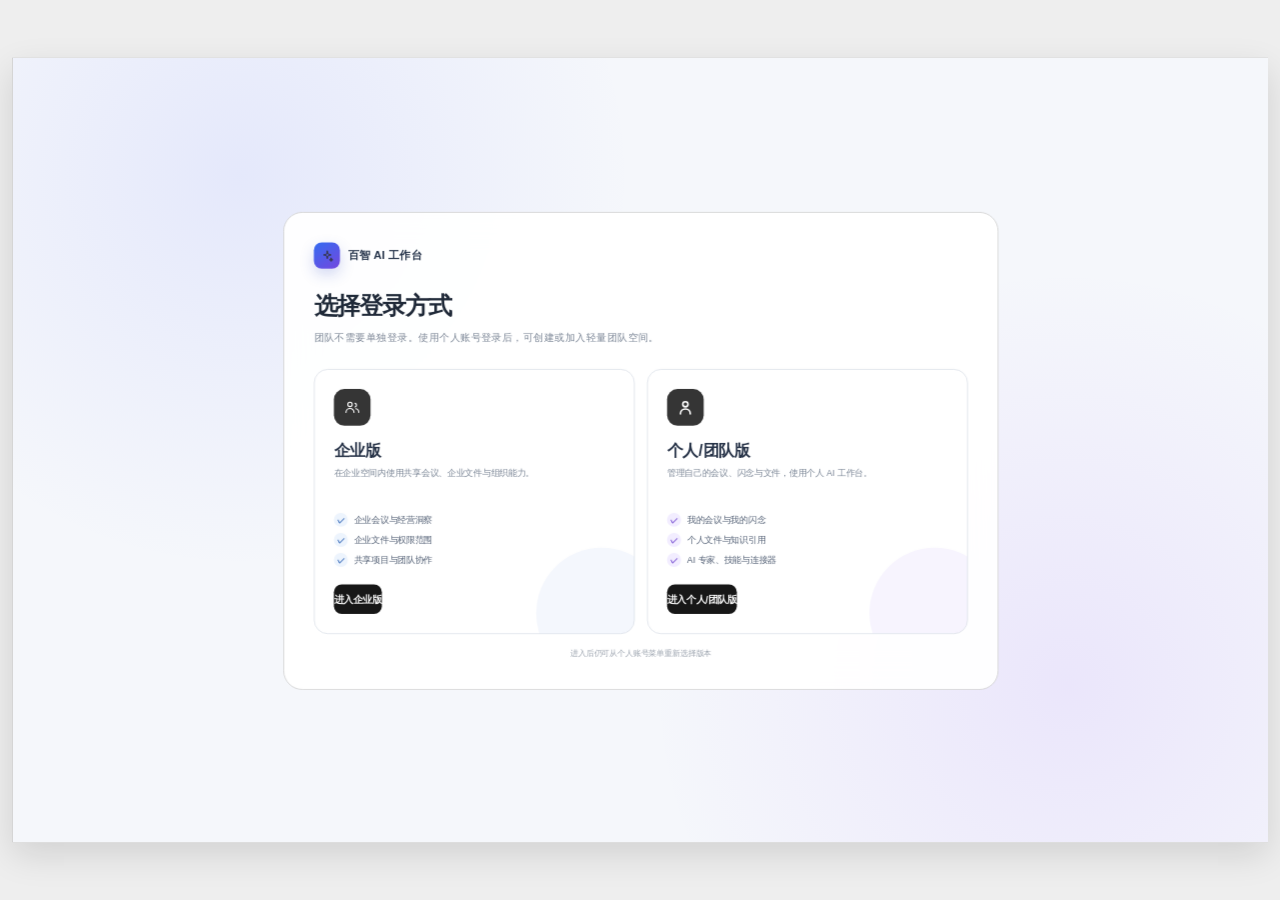
<file: index.html>
<!doctype html>
<html lang="zh-CN">
<head>
  <meta charset="UTF-8" />
  <meta name="viewport" content="width=device-width, initial-scale=1, viewport-fit=cover" />
  <title>百智 AI 工作台 · v14 轻团队 PC 预览</title>
  <style>
    :root {
      color-scheme: light;
      --canvas-width: 1440;
      --canvas-height: 900;
      --preview-bg: #eef1f6;
    }

    * { box-sizing: border-box; }

    html,
    body {
      width: 100%;
      height: 100%;
      margin: 0;
      overflow: hidden;
      background: var(--preview-bg);
    }

    body {
      font-family: "MiSans", "HarmonyOS Sans SC", "PingFang SC", "Microsoft YaHei", sans-serif;
    }

    .preview-stage {
      position: relative;
      width: 100%;
      height: 100%;
      min-height: 320px;
      overflow: hidden;
      background:
        #eeeeee;
    }

    .preview-canvas {
      position: absolute;
      top: 50%;
      left: 50%;
      width: calc(var(--canvas-width) * 1px);
      height: calc(var(--canvas-height) * 1px);
      overflow: hidden;
      background: #fff;
      border: 1px solid #cfcfcf;
      box-shadow: 0 14px 38px rgba(0, 0, 0, 0.12);
      transform: translate(-50%, -50%) scale(var(--preview-scale, 1));
      transform-origin: center;
    }

    .preview-canvas iframe {
      display: block;
      width: 1440px;
      height: 900px;
      border: 0;
      background: #f7f8fa;
    }

  </style>
</head>
<body>
  <main class="preview-stage" id="preview-stage" aria-label="百智 AI 工作台固定 PC 比例预览">
    <div class="preview-canvas" id="preview-canvas">
      <iframe id="prototype-frame" title="百智 AI 工作台 v14 轻团队 Agent Workspace 原型" src="app.html?workspace=team"></iframe>
    </div>
  </main>

  <script>
    const CANVAS_WIDTH = 1440;
    const CANVAS_HEIGHT = 900;
    const SAFE_GAP = 12;
    const stage = document.getElementById("preview-stage");
    const canvas = document.getElementById("preview-canvas");
    const frame = document.getElementById("prototype-frame");

    const forwardedQuery = new URLSearchParams(window.location.search);
    forwardedQuery.delete("embed");
    const query = forwardedQuery.toString();
    frame.src = `app.html${query ? `?${query}` : ""}`;

    const fitCanvas = () => {
      const width = Math.max(0, stage.clientWidth - SAFE_GAP * 2);
      const height = Math.max(0, stage.clientHeight - SAFE_GAP * 2);
      const scale = Math.min(width / CANVAS_WIDTH, height / CANVAS_HEIGHT, 1);
      canvas.style.setProperty("--preview-scale", String(Math.max(scale, 0.1)));
    };

    new ResizeObserver(fitCanvas).observe(stage);
    window.addEventListener("resize", fitCanvas, { passive: true });
    fitCanvas();
  </script>
</body>
</html>
</file>
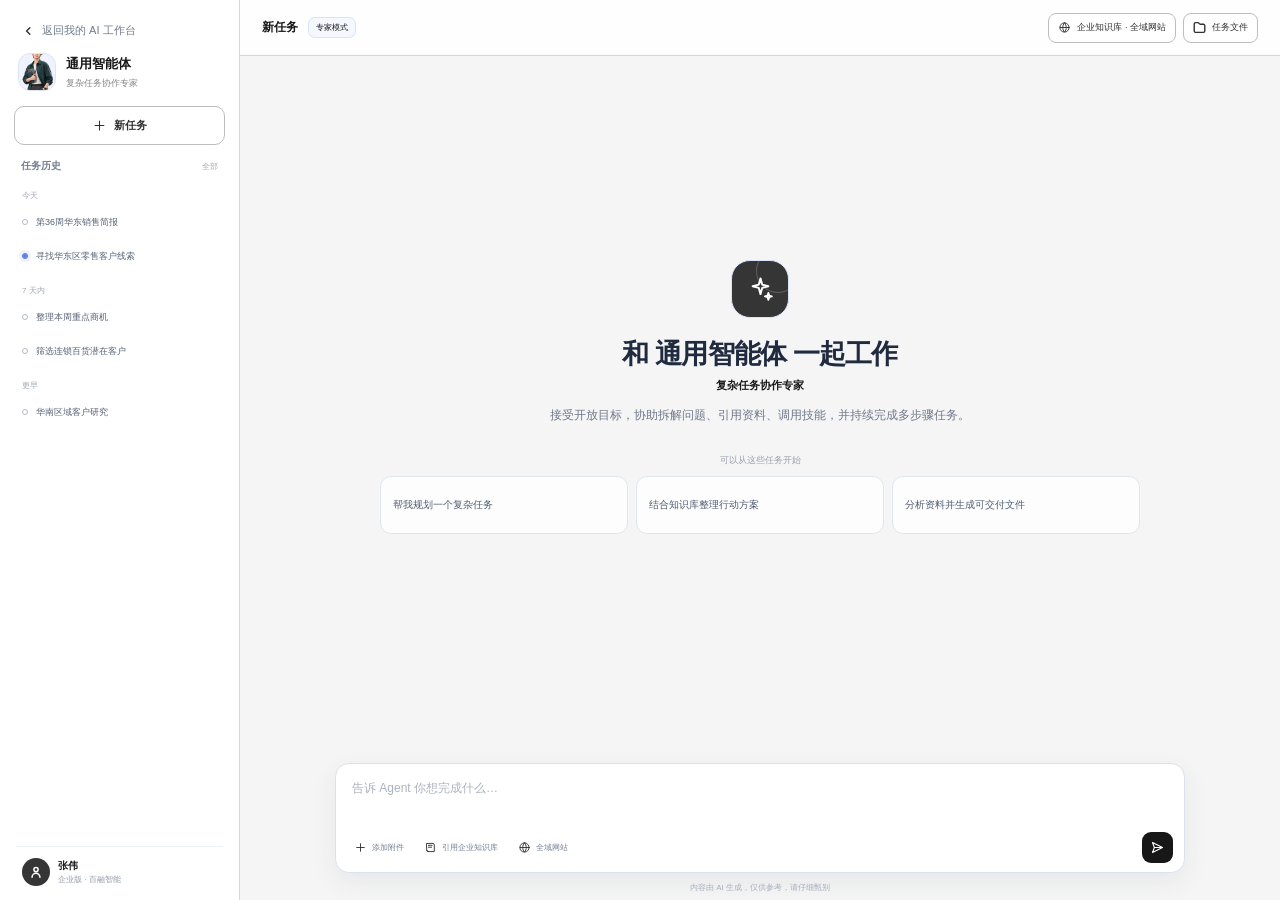
<file: agent.html>
<!doctype html>
<html lang="zh-CN">
<head>
  <meta charset="utf-8" />
  <meta name="viewport" content="width=device-width,initial-scale=1" />
  <title>Agent 会话 · 百智 AI 工作台</title>
  <style>
    :root {
      --blue: #2f66df;
      --blue-strong: #2458cc;
      --violet: #7255df;
      --ink: #263247;
      --sub: #5f6c80;
      --muted: #8c96a6;
      --line: #e5e9f0;
      --line-soft: #edf0f4;
      --surface: #ffffff;
      --canvas: #f6f7fa;
      --soft-blue: #edf3ff;
      --soft-violet: #f3efff;
      --success: #30866b;
      --sidebar-width: 240px;
      --panel-width: 280px;
    }

    * { box-sizing: border-box; }
    html, body { width: 100%; height: 100%; margin: 0; }
    body { overflow: hidden; color: var(--ink); background: var(--canvas); font-family: MiSans, "PingFang SC", "Microsoft YaHei", -apple-system, BlinkMacSystemFont, sans-serif; -webkit-font-smoothing: antialiased; }
    button, textarea { font: inherit; }
    button { color: inherit; }
    [hidden] { display: none !important; }
    .icon { width: 18px; height: 18px; fill: none; stroke: currentColor; stroke-width: 1.7; stroke-linecap: round; stroke-linejoin: round; }

    .agent-app { display: grid; width: 100%; min-width: 1120px; height: 100vh; grid-template-columns: var(--sidebar-width) minmax(0, 1fr) 0; background: var(--canvas); transition: grid-template-columns 180ms ease; }
    .agent-app.panel-open { grid-template-columns: var(--sidebar-width) minmax(0, 1fr) var(--panel-width); }

    .agent-sidebar { display: flex; min-height: 0; padding: 17px 13px 14px; border-right: 1px solid var(--line); background: var(--surface); flex-direction: column; }
    .agent-back { display: inline-flex; width: fit-content; align-items: center; gap: 7px; padding: 6px 8px; border: 0; border-radius: 8px; color: #707b8c; background: transparent; cursor: pointer; font-size: 11px; text-decoration: none; }
    .agent-back:hover { color: var(--blue); background: #f5f7fb; }
    .agent-back .icon { width: 14px; height: 14px; transform: rotate(90deg); }
    .agent-identity { display: grid; min-width: 0; align-items: center; gap: 10px; margin: 9px 5px 15px; grid-template-columns: 38px minmax(0, 1fr); }
    .agent-portrait { width: 38px; height: 38px; overflow: hidden; border: 1px solid #dfe5f0; border-radius: 12px; background: linear-gradient(145deg, #edf4ff, #f4efff); }
    .agent-portrait img { width: 100%; height: 100%; object-fit: cover; }
    .agent-identity h1, .agent-identity p { overflow: hidden; margin: 0; text-overflow: ellipsis; white-space: nowrap; }
    .agent-identity h1 { font-size: 13px; font-weight: 680; line-height: 20px; }
    .agent-identity p { margin-top: 2px; color: var(--muted); font-size: 9px; line-height: 14px; }
    .new-task-button { display: inline-flex; height: 39px; align-items: center; justify-content: center; gap: 7px; margin: 0 1px 14px; border: 1px solid #dce4fb; border-radius: 10px; color: var(--blue); background: linear-gradient(110deg, #eff5ff, #f3efff); cursor: pointer; font-size: 11px; font-weight: 650; }
    .new-task-button:hover { border-color: #c8d5fa; background: linear-gradient(110deg, #e9f1ff, #eee9ff); }
    .new-task-button .icon { width: 15px; height: 15px; }
    .history-title { display: flex; align-items: center; justify-content: space-between; padding: 0 8px 5px; color: #747f90; font-size: 10px; font-weight: 650; }
    .history-title span:last-child { color: #a4acb8; font-size: 8px; font-weight: 500; }
    .task-history { min-height: 0; overflow: auto; padding: 0 1px 8px; flex: 1; }
    .history-empty { padding: 18px 8px; color: #a0a8b5; font-size: 10px; line-height: 18px; text-align: center; }
    .task-group-label { margin: 12px 8px 4px; color: #a0a8b5; font-size: 8px; }
    .task-row { display: grid; width: 100%; min-height: 34px; align-items: center; gap: 7px; padding: 7px 8px; border: 0; border-radius: 8px; color: #566276; background: transparent; cursor: pointer; grid-template-columns: 7px minmax(0,1fr); text-align: left; }
    .task-row:hover { color: #32435e; background: #f5f7fa; }
    .task-row.active { color: #2d60c6; background: var(--soft-blue); font-weight: 620; }
    .task-row i { width: 6px; height: 6px; border: 1px solid #b2bac6; border-radius: 50%; }
    .task-row.running i { border-color: #6380ed; background: #6380ed; box-shadow: 0 0 0 3px rgba(99,128,237,.1); }
    .task-row span { overflow: hidden; font-size: 9px; line-height: 17px; text-overflow: ellipsis; white-space: nowrap; }
    .agent-account { display: grid; align-items: center; gap: 8px; margin: 10px 3px 0; padding: 11px 6px 0; border-top: 1px solid var(--line-soft); grid-template-columns: 28px minmax(0, 1fr); }
    .account-avatar { display: grid; width: 28px; height: 28px; place-items: center; border-radius: 50%; color: #fff; background: linear-gradient(145deg, #356df2, #7651df); }
    .account-avatar .icon { width: 14px; height: 14px; }
    .agent-account strong, .agent-account small { display: block; overflow: hidden; text-overflow: ellipsis; white-space: nowrap; }
    .agent-account strong { font-size: 10px; line-height: 15px; }
    .agent-account small { color: #9099a7; font-size: 8px; line-height: 13px; }

    .agent-main { display: grid; min-width: 0; height: 100vh; grid-template-rows: 56px minmax(0, 1fr) auto; }
    .agent-topbar { display: flex; align-items: center; justify-content: space-between; gap: 16px; padding: 0 22px; border-bottom: 1px solid var(--line); background: rgba(255, 255, 255, .94); }
    .task-heading { display: flex; min-width: 0; align-items: center; gap: 10px; }
    .task-heading strong { overflow: hidden; font-size: 12px; font-weight: 650; text-overflow: ellipsis; white-space: nowrap; }
    .agent-mode { display: inline-flex; align-items: center; gap: 5px; padding: 4px 7px; border: 1px solid #d8e2fb; border-radius: 7px; color: var(--blue); background: #f5f8ff; font-size: 8px; }
    .topbar-actions { display: flex; align-items: center; gap: 7px; }
    .source-pill, .file-panel-toggle { display: inline-flex; height: 30px; align-items: center; gap: 6px; padding: 0 9px; border: 1px solid #dfe4ec; border-radius: 8px; color: #687488; background: #fff; cursor: pointer; font-size: 9px; }
    .source-pill:hover, .file-panel-toggle:hover { color: var(--blue); border-color: #cbd8f2; background: #f8faff; }
    .source-pill .icon, .file-panel-toggle .icon { width: 13px; height: 13px; }

    .agent-stage { min-height: 0; overflow: auto; }
    .new-task-view { display: flex; min-height: 100%; align-items: center; justify-content: center; padding: 44px 32px 70px; }
    .welcome { width: min(760px, 100%); text-align: center; }
    .welcome-mark { position: relative; display: inline-grid; width: 58px; height: 58px; place-items: center; overflow: hidden; border: 1px solid #d8e2fa; border-radius: 19px; color: #fff; background: linear-gradient(145deg, #316fe8, #7355df); box-shadow: 0 16px 32px rgba(57, 91, 190, .15); }
    .welcome-mark::after { position: absolute; width: 42px; height: 42px; border: 1px solid rgba(255,255,255,.22); border-radius: 50%; content: ""; transform: translate(18px, -18px); }
    .welcome-mark .icon { width: 27px; height: 27px; }
    .welcome h2 { margin: 18px 0 6px; color: #202b3f; font-size: 27px; font-weight: 680; letter-spacing: -.03em; }
    .welcome-role { margin: 0; color: var(--blue); font-size: 11px; font-weight: 600; }
    .welcome-description { max-width: 600px; margin: 12px auto 0; color: #6e798b; font-size: 12px; line-height: 21px; }
    .suggestion-label { margin: 28px 0 9px; color: #98a1af; font-size: 9px; }
    .agent-suggestions { display: grid; gap: 8px; grid-template-columns: repeat(3, minmax(0, 1fr)); }
    .suggestion { min-height: 58px; padding: 10px 12px; border: 1px solid #e1e6ee; border-radius: 11px; color: #4f5c70; background: rgba(255,255,255,.82); cursor: pointer; font-size: 10px; line-height: 17px; text-align: left; }
    .suggestion:hover { color: #315fb8; border-color: #cbd8ef; background: #fff; }

    .conversation-view { min-height: 100%; padding: 25px 0 40px; }
    .conversation-stream { width: min(820px, calc(100% - 56px)); margin: 0 auto; }
    .message { margin-bottom: 14px; }
    .message-user { display: flex; justify-content: flex-end; }
    .message-user > div { max-width: 68%; padding: 10px 13px; border-radius: 12px 12px 3px 12px; color: #344157; background: #eaf0ff; font-size: 11px; line-height: 19px; }
    .message-agent { padding: 15px 16px; border: 1px solid #e3e8ef; border-radius: 13px; background: #fff; }
    .message-agent h3 { margin: 0; color: #28354a; font-size: 12px; line-height: 19px; }
    .message-agent > p { margin: 11px 0 0; color: #5f6c80; font-size: 10px; line-height: 18px; }
    .task-progress { margin: 13px 0 10px 2px; padding-left: 13px; border-left: 2px solid #6f83eb; }
    .progress-step { display: flex; align-items: center; gap: 7px; margin: 7px 0; color: #5f6c80; font-size: 9px; line-height: 16px; }
    .progress-step.done { color: var(--success); }
    .progress-step i { width: 6px; height: 6px; border-radius: 50%; background: #6f83eb; }
    .progress-step.done i { background: #39a17d; }
    .tool-call { margin: 7px 0; }
    .tool-call-button { display: grid; width: 100%; min-height: 32px; align-items: center; gap: 7px; padding: 6px 8px; border: 1px solid #e6e9ef; border-radius: 8px; color: #5f6b7e; background: #f8f9fb; cursor: pointer; grid-template-columns: auto minmax(0,1fr) auto; text-align: left; }
    .tool-call-button:hover { border-color: #d8e0ed; background: #f5f8fd; }
    .tool-call-button strong { color: #3b485d; font-size: 9px; }
    .tool-call-button span { overflow: hidden; font-size: 9px; text-overflow: ellipsis; white-space: nowrap; }
    .tool-call-button em { color: #9aa2af; font-size: 8px; font-style: normal; }
    .tool-call-detail { margin: 4px 6px 0; padding: 7px 9px; border-left: 1px solid #dce3ef; color: #7b8697; font-size: 8px; line-height: 15px; }
    .source-links { display: flex; flex-wrap: wrap; gap: 6px; margin-top: 11px; }
    .source-link { padding: 5px 7px; border: 1px solid #e3e7ee; border-radius: 7px; color: #68758a; background: #fff; cursor: pointer; font-size: 8px; }
    .source-link:hover { color: var(--blue); border-color: #cbd8ef; }
    .output-files { display: grid; gap: 7px; margin-top: 12px; grid-template-columns: repeat(2, minmax(0, 1fr)); }
    .output-file { display: grid; min-height: 50px; align-items: center; gap: 9px; padding: 8px 10px; border: 1px solid #e2e7ee; border-radius: 9px; color: #39465a; background: #fff; cursor: pointer; grid-template-columns: 28px minmax(0,1fr); text-align: left; }
    .output-file:hover { border-color: #cbd8ef; background: #fafdff; }
    .file-mark { display: grid; width: 28px; height: 28px; place-items: center; border-radius: 8px; color: #fff; background: linear-gradient(145deg, #426ff0, #6852d8); font-size: 8px; font-weight: 700; }
    .output-file strong, .output-file small { display: block; overflow: hidden; text-overflow: ellipsis; white-space: nowrap; }
    .output-file strong { font-size: 9px; line-height: 15px; }
    .output-file small { margin-top: 1px; color: #929baa; font-size: 8px; line-height: 13px; }

    .agent-composer-wrap { width: min(850px, calc(100% - 50px)); margin: 0 auto 18px; padding: 10px 11px 9px; border: 1px solid #dce2eb; border-radius: 14px; background: #fff; box-shadow: 0 9px 26px rgba(36, 52, 83, .07); }
    .agent-composer-wrap:focus-within { border-color: #aebff1; box-shadow: 0 0 0 3px rgba(53, 105, 226, .07), 0 9px 26px rgba(36, 52, 83, .07); }
    .agent-input { display: block; width: 100%; min-height: 54px; max-height: 132px; resize: none; padding: 4px 5px; border: 0; outline: none; color: #293448; background: transparent; font-size: 12px; line-height: 20px; }
    .agent-input::placeholder { color: #abb2bf; }
    .relay-context-banner { width: min(850px, calc(100% - 50px)); margin: 0 auto 10px; padding: 11px 12px 10px; border: 1px solid #d8e2f5; border-radius: 11px; background: #f7faff; }
    .relay-context-head { display: flex; align-items: flex-start; gap: 9px; }
    .relay-context-mark { display: inline-grid; width: 24px; height: 24px; flex: 0 0 auto; place-items: center; border-radius: 7px; color: #2f67be; background: #e9f1ff; font-size: 15px; font-weight: 700; line-height: 1; }
    .relay-context-copy { min-width: 0; flex: 1; }
    .relay-context-copy strong, .relay-context-copy small { display: block; overflow: hidden; text-overflow: ellipsis; white-space: nowrap; }
    .relay-context-copy strong { color: #34445e; font-size: 10px; line-height: 16px; }
    .relay-context-copy small { margin-top: 1px; color: #73839c; font-size: 8px; line-height: 14px; }
    .relay-context-dismiss { display: inline-grid; width: 28px; height: 28px; flex: 0 0 auto; place-items: center; border: 0; border-radius: 7px; color: #8190a6; background: transparent; cursor: pointer; }
    .relay-context-dismiss:hover { color: #3d5f94; background: #eaf2ff; }
    .relay-context-dismiss .icon { width: 13px; height: 13px; }
    .relay-context-items { display: flex; flex-wrap: wrap; gap: 5px; margin: 9px 0 0 33px; }
    .relay-context-item { display: inline-flex; min-height: 22px; align-items: center; padding: 0 7px; border: 1px solid #dce5f3; border-radius: 6px; color: #536681; background: #fff; font-size: 8px; line-height: 20px; }
    .shared-permission-note { width: min(850px, calc(100% - 50px)); margin: 0 auto 10px; padding: 9px 12px; border: 1px solid #e2e5ea; border-radius: 9px; color: #666d78; background: #f7f8fa; font-size: 9px; line-height: 15px; }
    .shared-permission-note.edit { color: #4f5d70; border-color: #d7e1f0; background: #f5f8fc; }
    .agent-composer-wrap.shared-readonly { border-color: #e2e5ea; background: #f7f8fa; box-shadow: none; }
    .agent-composer-wrap.shared-readonly .agent-input { color: #8f98a5; cursor: not-allowed; }
    .shared-conversation-intro { margin-bottom: 14px; padding: 13px 15px; border: 1px solid #e1e6ed; border-radius: 11px; background: #f8f9fb; }
    .shared-conversation-intro strong, .shared-conversation-intro small { display: block; }
    .shared-conversation-intro strong { color: #344156; font-size: 12px; line-height: 18px; }
    .shared-conversation-intro small { margin-top: 4px; color: #7e8999; font-size: 9px; line-height: 15px; }
    .shared-message { position: relative; }
    .shared-message.continuation { border-color: #cfd9e8; background: #fbfcfe; }
    .shared-message-label { display: inline-flex; align-items: center; gap: 5px; margin-bottom: 8px; color: #8c96a5; font-size: 8px; }
    .shared-message-label i { width: 6px; height: 6px; border-radius: 50%; background: #6d819e; }
    .shared-message-label.continuation i { background: #4e7abd; }
    .shared-tool { margin: 8px 0; }
    .shared-artifact-list { display: grid; gap: 7px; margin-top: 12px; grid-template-columns: repeat(2, minmax(0, 1fr)); }
    .shared-artifact { display: grid; min-height: 48px; align-items: center; gap: 8px; padding: 8px 9px; border: 1px solid #e1e6ed; border-radius: 8px; color: #4c5a70; background: #fff; cursor: pointer; grid-template-columns: 25px minmax(0, 1fr); text-align: left; }
    .shared-artifact:hover { border-color: #c9d5e7; background: #fbfdff; }
    .shared-artifact-mark { display: inline-grid; width: 25px; height: 25px; place-items: center; border-radius: 7px; color: #566a83; background: #eef2f6; font-size: 8px; font-weight: 700; }
    .shared-artifact strong, .shared-artifact small { display: block; overflow: hidden; text-overflow: ellipsis; white-space: nowrap; }
    .shared-artifact strong { font-size: 9px; line-height: 14px; }
    .shared-artifact small { margin-top: 1px; color: #9aa3af; font-size: 8px; line-height: 12px; }
    .shared-version-note { margin: 10px 0 0; color: #8791a0; font-size: 9px; line-height: 15px; }
    .shared-readonly .composer-tool { color: #a1a8b2; cursor: not-allowed; }
    .shared-readonly .agent-send { color: #aeb5c2; background: #e7e9ee; cursor: not-allowed; }
    .composer-footer { display: flex; align-items: center; justify-content: space-between; gap: 10px; margin-top: 4px; }
    .composer-tools { display: flex; min-width: 0; align-items: center; gap: 6px; }
    .composer-tool { display: inline-flex; height: 27px; align-items: center; gap: 5px; padding: 0 7px; border: 0; border-radius: 7px; color: #748095; background: transparent; cursor: pointer; font-size: 8px; }
    .composer-tool:hover { color: var(--blue); background: #f3f6fb; }
    .composer-tool .icon { width: 13px; height: 13px; }
    .agent-send { display: inline-grid; width: 31px; height: 31px; place-items: center; border: 0; border-radius: 9px; color: #fff; background: linear-gradient(145deg, #346ee8, #6553dd); cursor: pointer; }
    .agent-send:disabled { color: #aeb5c2; background: #e7e9ee; cursor: default; }
    .agent-send .icon { width: 15px; height: 15px; }
    .ai-disclaimer { margin: -9px 0 7px; color: #a7aebb; font-size: 8px; text-align: center; }

    .task-file-panel { min-width: 0; overflow: hidden; border-left: 0 solid transparent; background: #fff; opacity: 0; pointer-events: none; transition: opacity 150ms ease; }
    .panel-open .task-file-panel { border-left: 1px solid var(--line); opacity: 1; pointer-events: auto; }
    .panel-inner { display: flex; width: var(--panel-width); height: 100vh; flex-direction: column; }
    .panel-head { display: flex; min-height: 56px; align-items: center; justify-content: space-between; padding: 0 16px; border-bottom: 1px solid var(--line); }
    .panel-head strong { font-size: 12px; }
    .panel-close { display: inline-grid; width: 28px; height: 28px; place-items: center; border: 0; border-radius: 7px; color: #828c9c; background: transparent; cursor: pointer; }
    .panel-close:hover { color: #3e4c62; background: #f2f4f7; }
    .panel-close .icon { width: 14px; height: 14px; }
    .panel-body { min-height: 0; overflow: auto; padding: 15px; flex: 1; }
    .panel-placeholder { display: grid; min-height: 220px; place-items: center; color: #9ba3b0; font-size: 10px; text-align: center; }
    .panel-section { padding: 1px 0 14px; border-bottom: 1px solid var(--line-soft); }
    .panel-section + .panel-section { padding-top: 14px; }
    .panel-section:last-child { border-bottom: 0; }
    .panel-section-title { display: flex; align-items: center; justify-content: space-between; margin-bottom: 9px; color: #465267; font-size: 9px; font-weight: 650; }
    .panel-section-title span { color: #8e98a7; font-size: 8px; font-weight: 500; }
    .progress-track { height: 5px; overflow: hidden; border-radius: 5px; background: #ebedf3; }
    .progress-track i { display: block; width: 64%; height: 100%; border-radius: inherit; background: linear-gradient(90deg, #3974ea, #7358df); }
    .panel-progress-copy { display: flex; justify-content: space-between; margin-top: 7px; color: #858f9f; font-size: 8px; }
    .panel-file { display: grid; width: 100%; align-items: center; gap: 8px; padding: 8px 4px; border: 0; border-bottom: 1px solid #f0f2f5; color: #3f4b5e; background: transparent; cursor: pointer; grid-template-columns: 26px minmax(0,1fr); text-align: left; }
    .panel-file:hover { background: #f7f9fc; }
    .panel-file .file-mark { width: 26px; height: 26px; border-radius: 7px; }
    .panel-file strong, .panel-file small { display: block; overflow: hidden; text-overflow: ellipsis; white-space: nowrap; }
    .panel-file strong { font-size: 9px; line-height: 15px; }
    .panel-file small { color: #959daa; font-size: 8px; line-height: 13px; }
    .panel-source { display: flex; align-items: center; justify-content: space-between; padding: 7px 2px; color: #5f6c80; font-size: 9px; }
    .panel-source span { color: #929baa; font-size: 8px; }
    .file-preview-head { display: flex; align-items: center; gap: 7px; margin-bottom: 13px; }
    .preview-back { padding: 5px 7px; border: 1px solid #e0e5ed; border-radius: 7px; color: #647186; background: #fff; cursor: pointer; font-size: 8px; }
    .file-preview h2 { margin: 0; color: #344156; font-size: 11px; }
    .file-preview p { color: #707c8e; font-size: 8px; line-height: 15px; }
    .preview-table-wrap { overflow: auto; border: 1px solid #e3e7ed; border-radius: 8px; }
    .preview-table { width: 100%; border-collapse: collapse; font-size: 7px; white-space: nowrap; }
    .preview-table th, .preview-table td { padding: 7px 6px; border-bottom: 1px solid #edf0f4; text-align: left; }
    .preview-table th { color: #667286; background: #f6f8fb; font-weight: 650; }
    .preview-table td { color: #4e5b6f; }

    button:focus-visible, a:focus-visible, textarea:focus-visible { outline: 2px solid rgba(47, 102, 223, .48); outline-offset: 2px; }
    @media (max-width: 1200px) {
      :root { --sidebar-width: 220px; --panel-width: 260px; }
      .agent-app { min-width: 1000px; }
      .agent-suggestions { grid-template-columns: 1fr; }
      .suggestion { min-height: 44px; }
      .relay-context-banner { width: min(850px, calc(100% - 32px)); }
      .shared-permission-note { width: min(850px, calc(100% - 32px)); }
      .shared-artifact-list { grid-template-columns: 1fr; }
    }
  </style>
  <link rel="stylesheet" href="assets/agent-artifacts.css?v=app-data-hierarchy" />
  <link rel="stylesheet" href="assets/monochrome-theme.css?v=app-data-hierarchy" />
  <script src="assets/agent-artifacts-model.js?v=app-data-hierarchy"></script>
  <script src="assets/agent-artifacts-results.js?v=app-data-hierarchy"></script>
</head>
<body data-edition="enterprise">
  <svg width="0" height="0" aria-hidden="true" style="position:absolute">
    <symbol id="ico-chevron" viewBox="0 0 16 17"><path d="m4 6.25 4 4 4-4"/></symbol>
    <symbol id="ico-plus" viewBox="0 0 24 24"><path d="M12 5v14M5 12h14"/></symbol>
    <symbol id="ico-user" viewBox="0 0 16 16"><circle cx="8" cy="5.2" r="2.4"/><path d="M3.5 14a4.5 4.5 0 0 1 9 0"/></symbol>
    <symbol id="ico-spark" viewBox="0 0 24 24"><path d="m12 3 1.5 5.5L19 10l-5.5 1.5L12 17l-1.5-5.5L5 10l5.5-1.5ZM19 16l.7 2.3L22 19l-2.3.7L19 22l-.7-2.3L16 19l2.3-.7Z"/></symbol>
    <symbol id="ico-globe" viewBox="0 0 24 24"><circle cx="12" cy="12" r="8.5"/><path d="M3.8 12h16.4M12 3.5c2.2 2.4 3.2 5.2 3.2 8.5S14.2 18.1 12 20.5C9.8 18.1 8.8 15.3 8.8 12S9.8 5.9 12 3.5Z"/></symbol>
    <symbol id="ico-folder" viewBox="0 0 16 16"><path d="M5.837 2H3.1a1.6 1.6 0 0 0-1.6 1.6v8.8A1.6 1.6 0 0 0 3.1 14h9.8a1.6 1.6 0 0 0 1.6-1.6V5.6A1.6 1.6 0 0 0 12.9 4H9.163a1.6 1.6 0 0 1-1.132-.469L6.969 2.469A1.6 1.6 0 0 0 5.837 2Z"/></symbol>
    <symbol id="ico-book" viewBox="0 0 24 24"><path d="M5 4.5h11.5A2.5 2.5 0 0 1 19 7v12.5H7.5A2.5 2.5 0 0 1 5 17Z"/><path d="M5 17a2.5 2.5 0 0 0 2.5 2.5M8 8h7M8 11.5h6"/></symbol>
    <symbol id="ico-send" viewBox="0 0 24 24"><path d="m4 4 16 8-16 8 3-8Z"/><path d="M7 12h13"/></symbol>
    <symbol id="ico-close" viewBox="0 0 16 16"><path d="m4 4 8 8M12 4l-8 8"/></symbol>
  </svg>

  <div class="agent-app" id="agent-app">
    <aside class="agent-sidebar" id="agent-sidebar">
      <button class="agent-back" id="agent-back" type="button"><svg class="icon"><use href="#ico-chevron"/></svg>返回我的 AI 工作台</button>
      <div class="agent-identity">
        <span class="agent-portrait"><img id="agent-portrait" src="assets/experts/general-agent.png" alt="" /></span>
        <span><h1 id="agent-name">通用智能体</h1><p id="agent-role">复杂任务协作专家</p></span>
      </div>
      <button class="new-task-button" id="agent-new-task" type="button"><svg class="icon"><use href="#ico-plus"/></svg>新任务</button>
      <div class="history-title"><span>任务历史</span><span>全部</span></div>
      <nav class="task-history" id="task-history" aria-label="Agent 任务历史"><div class="history-empty">任务开始后会显示在这里</div></nav>
      <div class="agent-account"><span class="account-avatar"><svg class="icon"><use href="#ico-user"/></svg></span><span><strong>张伟</strong><small id="account-edition">企业版 · 百融智能</small></span></div>
    </aside>

    <main class="agent-main">
      <header class="agent-topbar">
        <div class="task-heading"><strong id="task-title">新任务</strong><span class="agent-mode">专家模式</span></div>
        <div class="topbar-actions"><button class="source-pill" id="source-pill" type="button"><svg class="icon"><use href="#ico-globe"/></svg><span id="source-label">企业知识库 · 全域网站</span></button><button class="file-panel-toggle" id="task-file-panel-toggle" type="button"><svg class="icon"><use href="#ico-folder"/></svg>任务文件</button></div>
      </header>

      <div class="agent-stage">
        <section class="new-task-view" id="new-task-view" aria-label="开始新任务">
          <div class="welcome"><span class="welcome-mark"><svg class="icon"><use href="#ico-spark"/></svg></span><h2>和 <span id="welcome-agent-name">通用智能体</span> 一起工作</h2><p class="welcome-role" id="welcome-role">复杂任务协作专家</p><p class="welcome-description" id="agent-description"></p><p class="suggestion-label">可以从这些任务开始</p><div class="agent-suggestions" id="agent-suggestions"></div></div>
        </section>
        <section class="conversation-view" id="conversation-view" hidden aria-label="Agent 会话"><div class="conversation-stream" id="conversation-stream"></div></section>
      </div>

      <section class="relay-context-banner" id="relay-context-banner" hidden aria-label="已接入的共享项目上下文">
        <div class="relay-context-head"><span class="relay-context-mark" aria-hidden="true">↗</span><div class="relay-context-copy"><strong id="relay-context-title">已接入共享项目</strong><small id="relay-context-meta"></small></div><button class="relay-context-dismiss" id="relay-context-dismiss" type="button" aria-label="移除接力上下文" title="移除接力上下文"><svg class="icon"><use href="#ico-close"/></svg></button></div>
        <div class="relay-context-items" id="relay-context-items"></div>
      </section>
      <p class="shared-permission-note" id="shared-permission-note" hidden></p>
      <form class="agent-composer-wrap" id="agent-composer-form">
        <textarea class="agent-input" id="agent-input" rows="2" aria-label="告诉 Agent 你的任务" placeholder="告诉 Agent 你想完成什么…"></textarea>
        <div class="composer-footer"><div class="composer-tools"><button class="composer-tool" type="button"><svg class="icon"><use href="#ico-plus"/></svg>添加附件</button><button class="composer-tool" type="button"><svg class="icon"><use href="#ico-book"/></svg><span id="knowledge-source-label">引用企业知识库</span></button><button class="composer-tool" type="button"><svg class="icon"><use href="#ico-globe"/></svg>全域网站</button></div><button class="agent-send" id="agent-send" type="submit" disabled aria-label="发送任务"><svg class="icon"><use href="#ico-send"/></svg></button></div>
      </form>
      <p class="ai-disclaimer">内容由 AI 生成，仅供参考，请仔细甄别</p>
    </main>

    <aside class="task-file-panel" id="task-file-panel" aria-hidden="true">
      <div class="panel-inner"><header class="panel-head"><strong>任务文件</strong><button class="panel-close" id="task-file-panel-close" type="button" aria-label="关闭任务文件面板"><svg class="icon"><use href="#ico-close"/></svg></button></header><div class="panel-body"><div class="panel-placeholder">开始任务后，这里会显示执行进度、引用来源与生成文件。</div><div id="task-file-list"></div><section id="file-preview" hidden></section></div></div>
    </aside>
  </div>

  <script>
    const agentProfiles = {
      "销售简报 Agent": { role: "销售数据分析专家", description: AgentArtifacts.description, portrait: "assets/experts/business-insight-expert.png", prompts: ["生成本周华东销售简报", "汇总各区域销售目标达成情况", "分析本月销售风险"] },
      "报告撰写助手": { role: "内容交付专家", description: "结合会议、知识文件与补充材料，组织信息结构并生成可继续编辑的交付报告。", portrait: "assets/experts/report-writing-expert.png", prompts: ["根据最近一次产品复盘生成报告", "把现有资料整理成项目周报", "生成一份客户汇报提纲"] },
      "市场分析助手": { role: "市场研究专家", description: "整合已有资料与公开信息，梳理市场、竞争和客户反馈，形成清晰、可核验的分析。", portrait: "assets/experts/market-analysis-expert.png", prompts: ["寻找华东地区的潜在零售客户", "分析三个主要竞品的差异", "整理本季度行业机会"] },
      "经营洞察助手": { role: "经营分析专家", description: "从企业会议与业务资料中识别趋势、风险、关键机会和下一步行动建议。", portrait: "assets/experts/business-insight-expert.png", prompts: ["分析本季度经营风险", "汇总近期会议中的重点机会", "生成管理层经营摘要"] },
      "通用智能体": { role: "复杂任务协作专家", description: "接受开放目标，协助拆解问题、引用资料、调用技能，并持续完成多步骤任务。", portrait: "assets/experts/general-agent.png", prompts: ["帮我规划一个复杂任务", "结合知识库整理行动方案", "分析资料并生成可交付文件"] }
    };
    const params = new URLSearchParams(window.location.search);
    const requestedAgent = params.get("agent");
    const agentName = Object.prototype.hasOwnProperty.call(agentProfiles, requestedAgent) ? requestedAgent : "通用智能体";
    const profile = agentProfiles[agentName];
    const edition = params.get("edition") === "personal" ? "personal" : "enterprise";
    const isTeamWorkspace = params.get("workspace") === "team";
    const relayProjectId = params.get("relayProject") || "";
    const relayTitle = params.get("relayTitle") || "";
    const relayTeamName = params.get("teamName") || "";
    const relayTeamId = params.get("teamId") || "";
    const relayMember = params.get("relayMember") || "";
    const sourceMember = params.get("sourceMember") || "";
    const relayPermission = params.get("relayPermission") === "read" ? "只读" : "可编辑";
    const sharedAgentMode = params.get("relayMode") === "shared-agent";
    const sharedReadOnly = sharedAgentMode && relayPermission === "只读";
    let relayItems = [];
    try {
      const parsedRelayItems = JSON.parse(params.get("relayItems") || "[]");
      relayItems = Array.isArray(parsedRelayItems) ? parsedRelayItems.filter((item) => typeof item === "string" && item.trim()) : [];
    } catch (error) {
      relayItems = [];
    }
    const $ = (selector) => document.querySelector(selector);
    const resolveAgent = (name) => agentProfiles[name] || agentProfiles["通用智能体"];
    const escapeHTML = (value) => String(value).replace(/[&<>'"]/g, (character) => ({ "&": "&amp;", "<": "&lt;", ">": "&gt;", "'": "&#39;", '"': "&quot;" }[character]));

    const taskGroups = [
      { label: "今天", tasks: [
        { id: "lead-research", title: "寻找华东区零售客户线索", status: "running", prompt: "请帮我寻找华东地区有数字化升级需求的零售企业，整理可核验的客户线索。", summary: "已完成首轮筛选，找到 18 家符合条件的企业，其中 7 家具有明确的门店数字化计划。", progress: 64 }
      ] },
      { label: "7 天内", tasks: [
        { id: "weekly-opportunities", title: "整理本周重点商机", status: "done", prompt: "整理本周销售会议中的重点商机，并按跟进优先级排序。", summary: "已汇总 12 个商机，按预计金额、推进阶段和风险信号完成分级。", progress: 100 },
        { id: "department-store", title: "筛选连锁百货潜在客户", status: "done", prompt: "筛选有门店智能化改造需求的连锁百货客户。", summary: "已形成 9 家连锁百货候选名单，并补充近期扩店和招投标信号。", progress: 100 }
      ] },
      { label: "更早", tasks: [
        { id: "south-china-map", title: "华南区域客户研究", status: "done", prompt: "研究华南地区零售行业潜在客户分布。", summary: "已按城市与业态整理客户分布，并标记 6 家优先研究企业。", progress: 100 }
      ] }
    ];
    const files = {
      "lead-list": { name: "华东零售客户线索.xlsx", type: "XLSX", meta: "18 条线索 · 2026-09-04 14:18" },
      "verification-note": { name: "线索核验说明.md", type: "MD", meta: "6 个引用来源 · 2026-09-04 14:18" }
    };
    const TEAM_STORAGE_KEY = "baizhi-v14-team-workspace";
    const loadSharedProject = () => {
      if (!sharedAgentMode || !relayProjectId) return null;
      try {
        const state = JSON.parse(window.localStorage.getItem(TEAM_STORAGE_KEY) || "null");
        const team = state?.teams?.find((item) => (relayTeamId && item.id === relayTeamId) || (!relayTeamId && item.name === relayTeamName));
        const project = team?.sharePackages?.find((item) => item.id === relayProjectId);
        if (!project) return null;
        if (!project.sourceConversation || !Array.isArray(project.sourceConversation.messages)) {
          project.sourceConversation = {
            id: `conversation-${project.id}`,
            memberName: project.sourceOwner || project.sharedBy || sourceMember || "共享成员",
            agentName: project.sourceAgentName || project.targetAgentName || agentName,
            messages: [
              { role: "user", memberName: project.sourceOwner || project.sharedBy || sourceMember || "共享成员", time: project.createdAt || "刚刚", text: `请基于本次 Session 的资料，完成「${project.title || relayTitle}」并整理可交付结论。` },
              { role: "agent", agentName: project.sourceAgentName || project.targetAgentName || agentName, time: project.createdAt || "刚刚", text: "我已完成本次 Session 的分析，并把结果沉淀为共享项目产物。" }
            ],
            artifacts: (project.items || []).filter((item) => /\.(xlsx|xls|md|html|pptx)$/i.test(item)).map((name) => ({ name, type: name.split(".").pop().toUpperCase(), source: "共享 Agent 生成", updated: project.createdAt || "刚刚" }))
          };
        }
        if (!Array.isArray(project.sourceConversation.artifacts)) project.sourceConversation.artifacts = [];
        if (!Array.isArray(project.continuations)) project.continuations = [];
        return project;
      } catch (error) {
        return null;
      }
    };
    let sharedProject = loadSharedProject();
    let activeTaskId = null;

    const allTasks = () => taskGroups.flatMap((group) => group.tasks);
    const findTask = (id) => allTasks().find((task) => task.id === id) || allTasks()[0];
    const renderTaskHistory = () => {
      $("#task-history").innerHTML = taskGroups.map((group) => `<section><div class="task-group-label">${group.label}</div>${group.tasks.map((task) => `<button class="task-row ${task.status === "running" ? "running" : ""} ${activeTaskId === task.id ? "active" : ""}" type="button" data-task-id="${task.id}"><i></i><span>${escapeHTML(task.title)}</span></button>`).join("")}</section>`).join("");
    };
    const renderToolCall = (label, detail, state = "已完成") => `<div class="tool-call"><button class="tool-call-button" type="button" data-tool-call aria-expanded="false"><strong>${label}</strong><span>${detail}</span><em>${state}　⌄</em></button><div class="tool-call-detail" data-tool-detail hidden>已记录输入条件、执行时间和来源范围。点击工具行可以收起详情。</div></div>`;
    const renderConversation = (task) => ArtifactResults.sales(task) ? ArtifactResults.conversation(task) : `<article class="message message-user"><div>${escapeHTML(task.prompt)}</div></article><article class="message message-agent"><h3>${task.progress < 100 ? "正在执行客户线索研究" : "任务已完成"}</h3><div class="task-progress"><div class="progress-step done"><i></i>明确目标市场与筛选条件</div>${renderToolCall("搜索网页", "华东地区零售企业、数字化升级与扩店计划")}${renderToolCall(edition === "personal" ? "读取我的知识库" : "读取企业知识库", "零售行业客户画像与历史商机")}${renderToolCall("数据核验", "企业动态、业务范围与联系人证据链", task.progress < 100 ? "执行中" : "已完成")}<div class="progress-step ${task.progress === 100 ? "done" : ""}"><i></i>${task.progress === 100 ? "生成最终交付文件" : "正在核验企业与联系人信息"}</div></div><p>${escapeHTML(task.summary)}</p><div class="source-links"><button class="source-link" type="button" data-source-id="retail-report">零售行业数字化报告</button><button class="source-link" type="button" data-source-id="company-news">企业新闻与招聘动态</button></div><div class="output-files"><button class="output-file" type="button" data-file-id="lead-list"><span class="file-mark">X</span><span><strong>${files["lead-list"].name}</strong><small>${files["lead-list"].meta}</small></span></button><button class="output-file" type="button" data-file-id="verification-note"><span class="file-mark">M</span><span><strong>${files["verification-note"].name}</strong><small>${files["verification-note"].meta}</small></span></button></div></article>`;
    const sharedArtifacts = () => {
      if (!sharedProject) return [];
      const listed = Array.isArray(sharedProject.sourceConversation?.artifacts) ? sharedProject.sourceConversation.artifacts.slice() : [];
      const names = new Set(listed.map((item) => item.name));
      (sharedProject.items || []).filter((item) => /\.(xlsx|xls|md|html|pptx)$/i.test(item)).forEach((name) => {
        if (!names.has(name)) listed.push({ name, type: name.split(".").pop().toUpperCase(), source: `${sharedProject.sourceAgentName || agentName} 生成`, updated: sharedProject.createdAt || "刚刚" });
      });
      return listed;
    };
    const renderSharedMessage = (message) => {
      const role = message.role || "agent";
      const continuation = message.continuation ? " continuation" : "";
      const label = role === "user" ? `${message.memberName || sourceMember || "共享成员"} · ${message.time || ""}` : role === "tool" ? `${message.agentName || agentName} · 工具记录` : `${message.agentName || agentName} · ${message.time || ""}`;
      const labelClass = `shared-message-label${message.continuation ? " continuation" : ""}`;
      if (role === "tool") return `<article class="message message-agent shared-message shared-tool${continuation}"><span class="${labelClass}"><i></i>${escapeHTML(label)}</span>${renderToolCall("读取共享上下文", message.text || message.content || "", "已记录")}${message.detail ? `<p>${escapeHTML(message.detail)}</p>` : ""}</article>`;
      if (role === "user") return `<article class="message message-user shared-message${continuation}"><div><span class="${labelClass}"><i></i>${escapeHTML(label)}</span>${escapeHTML(message.text || message.content || "")}</div></article>`;
      return `<article class="message message-agent shared-message${continuation}"><span class="${labelClass}"><i></i>${escapeHTML(label)}</span><h3>${escapeHTML(message.title || "Agent 执行结果")}</h3><p>${escapeHTML(message.text || message.content || "")}</p>${message.detail ? `<p>${escapeHTML(message.detail)}</p>` : ""}</article>`;
    };
    const renderSharedHistory = () => {
      if (!sharedProject) return;
      const continuations = Array.isArray(sharedProject.continuations) ? sharedProject.continuations : [];
      $("#task-history").innerHTML = `<section><div class="task-group-label">共享项目</div><button class="task-row active" type="button"><i></i><span>${escapeHTML(sharedProject.title || relayTitle || "共享项目")}</span></button>${continuations.map((item, index) => `<button class="task-row" type="button"><i></i><span>接力 v${index + 1} · ${escapeHTML(item.memberName || relayMember || "团队成员")}</span></button>`).join("")}</section>`;
    };
    const renderSharedFileList = () => {
      const artifacts = sharedArtifacts();
      $("#file-preview").hidden = true;
      $("#task-file-list").hidden = false;
      $("#task-file-list").innerHTML = `<section class="panel-section"><div class="panel-section-title">共享产物 <span>${artifacts.length}</span></div>${artifacts.length ? artifacts.map((file) => `<button class="panel-file" type="button" data-shared-file="${escapeHTML(file.name)}"><span class="file-mark">${file.type === "XLSX" ? "X" : file.type === "MD" ? "M" : "F"}</span><span><strong>${escapeHTML(file.name)}</strong><small>${escapeHTML(file.source || "共享 Agent 产物")} · ${escapeHTML(file.updated || "刚刚")}</small></span></button>`).join("") : '<div class="panel-placeholder">本次共享项目没有文件产物。</div>'}</section><section class="panel-section"><div class="panel-section-title">共享范围</div><div class="panel-source">${escapeHTML(sharedProject.sourceOwner || sourceMember || "共享成员")} <span>共享人</span></div><div class="panel-source">${escapeHTML(sharedProject.sourceAgentName || agentName)} <span>源 Agent</span></div><div class="panel-source">${sharedReadOnly ? "只读" : "可编辑"} <span>当前权限</span></div></section>`;
    };
    const openSharedArtifactPreview = (name) => {
      const file = sharedArtifacts().find((item) => item.name === name);
      if (!file) return;
      $("#task-file-list").hidden = true;
      const preview = $("#file-preview");
      preview.className = "file-preview";
      const cells = Array.isArray(file.cells) && file.cells.length ? file.cells : [["项目", "说明"], ["共享产物", "该文件来自共享 Agent 对话，可在当前团队中继续引用。"]];
      const table = file.type === "XLSX" ? `<div class="preview-table-wrap"><table class="preview-table"><thead><tr>${cells[0].map((cell) => `<th>${escapeHTML(cell)}</th>`).join("")}</tr></thead><tbody>${cells.slice(1).map((row) => `<tr>${row.map((cell) => `<td>${escapeHTML(cell)}</td>`).join("")}</tr>`).join("")}</tbody></table></div>` : `<p>这是共享项目中的 ${escapeHTML(file.type || "文件")} 产物，已随源 Agent 对话一起授权。</p>`;
      preview.hidden = false;
      preview.innerHTML = `<div class="file-preview-head"><button class="preview-back" id="shared-file-preview-back" type="button">← 返回共享产物</button></div><h2>${escapeHTML(file.name)}</h2><p>${escapeHTML(file.source || "共享 Agent 生成")} · ${escapeHTML(file.updated || "刚刚")}</p>${table}`;
      preview.querySelector("#shared-file-preview-back").addEventListener("click", renderSharedFileList);
    };
    const renderSharedConversation = () => {
      if (!sharedProject) return;
      const conversation = sharedProject.sourceConversation || {};
      const messages = Array.isArray(conversation.messages) ? conversation.messages : [];
      const artifacts = sharedArtifacts();
      $("#new-task-view").hidden = true;
      $("#conversation-view").hidden = false;
      $("#task-title").textContent = sharedProject.title || relayTitle || "共享项目";
      $("#conversation-stream").innerHTML = `<article class="shared-conversation-intro"><strong>${escapeHTML(sharedProject.sourceOwner || sourceMember || "共享成员")} 的「${escapeHTML(sharedProject.sourceAgentName || agentName)}」对话</strong><small>这是本次共享项目的完整 Session 快照，包含消息、工具记录和已授权产物。${sharedReadOnly ? "当前为只读权限。" : "当前可编辑，可在下方继续下达指令。"}</small></article>${messages.map(renderSharedMessage).join("")}${artifacts.length ? `<p class="shared-version-note">共享产物已附在本次对话中，可从右侧任务文件面板打开预览。</p>` : ""}`;
      renderSharedFileList();
      setFilePanelOpen(true);
    };
    const persistSharedContinuation = (prompt) => {
      if (!sharedProject || sharedReadOnly || !prompt.trim()) return;
      try {
        const state = JSON.parse(window.localStorage.getItem(TEAM_STORAGE_KEY) || "null");
        const team = state?.teams?.find((item) => (relayTeamId && item.id === relayTeamId) || (!relayTeamId && item.name === relayTeamName));
        const project = team?.sharePackages?.find((item) => item.id === relayProjectId);
        if (!team || !project) return;
        if (!project.sourceConversation || !Array.isArray(project.sourceConversation.messages)) project.sourceConversation = sharedProject.sourceConversation || { messages: [], artifacts: [] };
        if (!Array.isArray(project.sourceConversation.artifacts)) project.sourceConversation.artifacts = [];
        if (!Array.isArray(project.continuations)) project.continuations = [];
        const version = project.continuations.length + 1;
        const timestamp = new Date().toLocaleString("sv-SE", { timeZone: "Asia/Shanghai" }).slice(0, 16);
        const sourceAgentName = project.sourceAgentName || project.targetAgentName || agentName;
        const memberName = relayMember || project.relayMemberName || "当前成员";
        const response = `已基于共享项目「${project.title || relayTitle}」继续处理你的指令，整理出下一步行动并更新了接力产物。`;
        project.continuations.push({ id: `continuation-${Date.now()}`, version, memberName, agentName: sourceAgentName, prompt: prompt.trim(), response, createdAt: timestamp });
        project.sourceConversation.messages.push({ id: `continuation-user-${Date.now()}`, role: "user", continuation: true, memberName, time: timestamp, text: prompt.trim() }, { id: `continuation-agent-${Date.now()}`, role: "agent", continuation: true, agentName: sourceAgentName, time: timestamp, title: `接力 v${version} · 已完成`, text: response, detail: "本次接力基于已共享的上下文执行，不会读取共享人的其他私人 Session。" });
        const artifactName = `${project.title || relayTitle}-接力记录.xlsx`;
        let output = team.agentArtifacts.find((item) => item.sourceSessionId === project.id && item.type === "XLSX");
        if (!output) {
          output = { name: artifactName, type: "XLSX", sourceSessionId: project.id, history: [] };
          team.agentArtifacts.unshift(output);
        }
        output.name = output.name || artifactName;
        output.agent = sourceAgentName;
        output.owner = memberName;
        output.updated = timestamp;
        output.version = (output.version || 0) + 1;
        output.cells = [["事项", "负责人", "进度"], ["查看共享 Agent 对话", memberName, "已完成"], ["继续处理项目指令", sourceAgentName, "已完成（模拟）"], ["确认下一步计划", memberName, "待跟进"]];
        output.history = [...(output.history || []), { version: output.version, agent: sourceAgentName, time: timestamp, action: `${memberName} 在共享 Agent 对话中继续下达指令，更新接力产物` }];
        if (team.usage && typeof team.usage.credits === "number") team.usage.credits += 2400;
        window.localStorage.setItem(TEAM_STORAGE_KEY, JSON.stringify(state));
        sharedProject = project;
        renderSharedHistory();
        renderSharedConversation();
        $("#agent-input").value = "";
        $("#agent-send").disabled = false;
      } catch (error) {
        $("#shared-permission-note").textContent = "保存接力结果失败，请重试。";
        $("#shared-permission-note").hidden = false;
      }
    };

    const renderFileList = (task) => {
      $("#file-preview").hidden = true;
      $("#task-file-list").hidden = false;
      $("#task-file-list").innerHTML = `<section class="panel-section"><div class="panel-section-title">执行进度 <span>${task.progress}%</span></div><div class="progress-track"><i style="width:${task.progress}%"></i></div><div class="panel-progress-copy"><span>${task.progress < 100 ? "正在核验企业联系人" : "任务已完成"}</span><span>${task.progress < 100 ? "3 / 4" : "4 / 4"}</span></div></section><section class="panel-section"><div class="panel-section-title">生成文件 <span>${Object.keys(files).length}</span></div>${Object.entries(files).map(([id, file]) => `<button class="panel-file" type="button" data-file-id="${id}"><span class="file-mark">${file.type === "XLSX" ? "X" : "M"}</span><span><strong>${file.name}</strong><small>${file.meta}</small></span></button>`).join("")}</section><section class="panel-section"><div class="panel-section-title">引用来源 <span>6</span></div><button class="panel-source" type="button" data-source-id="retail-report">零售行业数字化报告 <span>网页</span></button><button class="panel-source" type="button" data-source-id="company-news">企业新闻与招聘动态 <span>网页</span></button><button class="panel-source" type="button" data-source-id="knowledge">${edition === "personal" ? "我的知识文件" : "企业零售客户画像"} <span>知识库</span></button></section>`;
    };

    const setFilePanelOpen = (open) => {
      $("#agent-app").classList.toggle("panel-open", open);
      $("#task-file-panel").setAttribute("aria-hidden", String(!open));
      $("#task-file-panel-toggle").setAttribute("aria-expanded", String(open));
    };
    const openFilePreview = (fileId) => {
      const file = files[fileId];
      if (!file) return;
      $("#task-file-list").hidden = true;
      const preview = $("#file-preview");
      preview.className = "file-preview";
      preview.hidden = false;
      preview.innerHTML = fileId === "lead-list" ? `<div class="file-preview-head"><button class="preview-back" id="file-preview-back" type="button">← 返回文件列表</button></div><h2>华东零售客户线索.xlsx</h2><p>根据公开信息与已授权知识资料生成，更新时间 2026-09-04 14:18。</p><div class="preview-table-wrap"><table class="preview-table"><thead><tr><th>企业名称</th><th>区域</th><th>机会信号</th><th>优先级</th></tr></thead><tbody><tr><td>东辰商业</td><td>上海</td><td>门店数字化招标</td><td>高</td></tr><tr><td>华悦零售</td><td>浙江</td><td>新开 12 家门店</td><td>高</td></tr><tr><td>苏城百货</td><td>江苏</td><td>招聘数据产品负责人</td><td>中</td></tr><tr><td>海岸生活</td><td>福建</td><td>会员系统升级</td><td>中</td></tr></tbody></table></div>` : `<div class="file-preview-head"><button class="preview-back" id="file-preview-back" type="button">← 返回文件列表</button></div><h2>线索核验说明.md</h2><p><strong>核验范围</strong></p><p>企业官网、公开新闻、招聘信息与已授权知识文件。每条线索至少保留一个可追溯来源。</p><p><strong>使用建议</strong></p><p>优先联系已出现扩店、招投标或数字化岗位招聘信号的企业。</p>`;
      ArtifactResults.augmentPreview(fileId);
      preview.querySelector("#file-preview-back").addEventListener("click", () => renderFileList(findTask(activeTaskId)));
    };
    const renderTask = (taskId) => {
      const task = findTask(taskId);
      ArtifactResults.configureTask(task);
      activeTaskId = task.id;
      $("#new-task-view").hidden = true;
      $("#conversation-view").hidden = false;
      $("#task-title").textContent = task.title;
      $("#conversation-stream").innerHTML = renderConversation(task);
      renderTaskHistory();
      renderFileList(task);
      setFilePanelOpen(true);
      $(".agent-stage").scrollTop = 0;
    };
    const renderNewTask = () => {
      activeTaskId = null;
      $("#new-task-view").hidden = false;
      $("#conversation-view").hidden = true;
      $("#task-title").textContent = "新任务";
      $("#agent-input").value = "";
      $("#agent-send").disabled = true;
      renderTaskHistory();
      setFilePanelOpen(false);
    };
    const startTask = (prompt) => {
      const task = findTask("lead-research");
      task.prompt = prompt;
      task.title = prompt.includes("华东") ? "寻找华东区零售客户线索" : prompt.slice(0, 18) || "新任务";
      task.status = "running";
      task.progress = 64;
      renderTask(task.id);
      $("#agent-input").value = "";
      $("#agent-send").disabled = true;
    };
    const applyRelayContext = () => {
      const banner = $("#relay-context-banner");
      if (!banner || !relayProjectId || !relayTitle) return;
      const items = relayItems.length ? relayItems : ["Session 摘要"];
      $("#relay-context-title").textContent = `已接入共享项目：${relayTitle}`;
      $("#relay-context-meta").textContent = `${relayTeamName || "当前团队"} · ${agentName} · ${relayPermission} · 接力人：${relayMember || "当前成员"}`;
      $("#relay-context-items").innerHTML = items.map((item) => `<span class="relay-context-item">${escapeHTML(item)}</span>`).join("");
      banner.hidden = false;
      $("#agent-input").value = `继续处理共享项目「${relayTitle}」，请基于已接入的上下文完成下一步。`;
      $("#agent-send").disabled = false;
      $("#task-title").textContent = "接力任务";
      document.title = `${agentName} · 接力任务`;
    };
    const applySharedAgentContext = () => {
      const banner = $("#relay-context-banner");
      if (!banner || !sharedProject) return;
      const items = relayItems.length ? relayItems : (sharedProject.items || ["Session 摘要"]);
      $("#relay-context-title").textContent = `已接入共享项目：${sharedProject.title || relayTitle}`;
      $("#relay-context-meta").textContent = `${relayTeamName || "当前团队"} · ${sharedProject.sourceAgentName || agentName} · ${relayPermission} · 共享人：${sharedProject.sourceOwner || sourceMember || "共享成员"}`;
      $("#relay-context-items").innerHTML = items.map((item) => `<span class="relay-context-item">${escapeHTML(item)}</span>`).join("");
      banner.hidden = false;
      const note = $("#shared-permission-note");
      const composer = $("#agent-composer-form");
      const input = $("#agent-input");
      const send = $("#agent-send");
      if (sharedReadOnly) {
        note.textContent = "当前为只读权限：可以查看共享人的完整 Agent 对话、工具记录和产物，但不能发送指令或生成新版本。";
        note.hidden = false;
        note.classList.remove("edit");
        composer.classList.add("shared-readonly");
        input.disabled = true;
        input.placeholder = "只读权限，无法发送新指令";
        send.disabled = true;
      } else {
        note.textContent = "当前为可编辑权限：可以在共享 Agent 对话下方继续下达指令，接力结果会生成新的版本记录。";
        note.hidden = false;
        note.classList.add("edit");
        composer.classList.remove("shared-readonly");
        input.disabled = false;
        input.placeholder = "继续给共享 Agent 下达指令…";
        input.value = "";
        send.disabled = true;
      }
      $("#task-title").textContent = "共享 Agent 对话";
      document.title = `${sharedProject.sourceAgentName || agentName} · 共享对话`;
    };
    const clearRelayContext = () => {
      const banner = $("#relay-context-banner");
      if (banner) banner.hidden = true;
      if ($("#agent-input").value.includes("继续处理共享项目")) {
        $("#agent-input").value = "";
        $("#agent-send").disabled = true;
      }
    };

    document.body.dataset.edition = edition;
    document.title = `${agentName} · Agent 对话`;
    $("#agent-name").textContent = agentName;
    $("#agent-role").textContent = profile.role;
    $("#welcome-agent-name").textContent = agentName;
    $("#welcome-role").textContent = profile.role;
    $("#agent-description").textContent = profile.description;
    $("#agent-portrait").src = profile.portrait;
    $("#agent-portrait").alt = `${agentName}职业形象`;
    $("#account-edition").textContent = isTeamWorkspace ? `团队版 · ${relayTeamName || "当前团队"}` : edition === "personal" ? "个人版" : "企业版 · 百融智能";
    $("#source-label").textContent = isTeamWorkspace ? "团队知识库 · 全域网站" : edition === "personal" ? "我的知识库 · 全域网站" : "企业知识库 · 全域网站";
    $("#knowledge-source-label").textContent = isTeamWorkspace ? "引用团队知识库" : edition === "personal" ? "引用我的知识库" : "引用企业知识库";
    $("#agent-suggestions").innerHTML = profile.prompts.map((prompt) => `<button class="suggestion" type="button" data-suggestion="${prompt}">${prompt}</button>`).join("");
    if (sharedAgentMode && sharedProject) {
      renderSharedHistory();
      renderSharedConversation();
      applySharedAgentContext();
    } else {
      renderTaskHistory();
      applyRelayContext();
    }

    $("#agent-suggestions").addEventListener("click", (event) => {
      const button = event.target.closest("[data-suggestion]");
      if (!button) return;
      $("#agent-input").value = button.dataset.suggestion;
      $("#agent-send").disabled = false;
      $("#agent-input").focus();
    });
    $("#agent-input").addEventListener("input", (event) => { $("#agent-send").disabled = !event.currentTarget.value.trim(); });
    $("#relay-context-dismiss").addEventListener("click", clearRelayContext);
    $("#agent-composer-form").addEventListener("submit", (event) => { event.preventDefault(); const prompt = $("#agent-input").value.trim(); if (!prompt) return; if (sharedAgentMode) persistSharedContinuation(prompt); else startTask(prompt); });
    $("#agent-input").addEventListener("keydown", (event) => { if (event.key === "Enter" && !event.shiftKey) { event.preventDefault(); $("#agent-composer-form").requestSubmit(); } });
    $("#agent-new-task").addEventListener("click", renderNewTask);
    $("#task-history").addEventListener("click", (event) => { const button = event.target.closest("[data-task-id]"); if (button) renderTask(button.dataset.taskId); });
    $("#conversation-stream").addEventListener("click", (event) => {
      const tool = event.target.closest("[data-tool-call]");
      if (tool) { const detail = tool.parentElement.querySelector("[data-tool-detail]"); const open = tool.getAttribute("aria-expanded") !== "true"; tool.setAttribute("aria-expanded", String(open)); detail.hidden = !open; return; }
      const sharedFileButton = event.target.closest("[data-shared-file]");
      if (sharedFileButton && sharedAgentMode) { setFilePanelOpen(true); openSharedArtifactPreview(sharedFileButton.dataset.sharedFile); return; }
      const fileButton = event.target.closest("[data-file-id]");
      if (fileButton) { setFilePanelOpen(true); openFilePreview(fileButton.dataset.fileId); }
    });
    $("#task-file-list").addEventListener("click", (event) => {
      const sharedFileButton = event.target.closest("[data-shared-file]");
      if (sharedFileButton && sharedAgentMode) { openSharedArtifactPreview(sharedFileButton.dataset.sharedFile); return; }
      const fileButton = event.target.closest("[data-file-id]");
      if (fileButton) openFilePreview(fileButton.dataset.fileId);
    });
    $("#task-file-panel-close").addEventListener("click", () => setFilePanelOpen(false));
    $("#task-file-panel-toggle").addEventListener("click", () => setFilePanelOpen($("#task-file-panel").getAttribute("aria-hidden") === "true"));
    $("#agent-back").addEventListener("click", () => { if (window.history.length <= 1 && window.opener) window.close(); else window.location.href = sharedAgentMode ? `app.html?workspace=team&view=enterprise` : `index.html?edition=${edition}&page=capabilities`; });
    ArtifactResults.init();
  </script>
</body>
</html>
</file>
<file: assets/agent-artifacts.css>
.artifact-view .knowledge-breadcrumb,.artifact-view #knowledge-storage,.artifact-view #knowledge-header-actions{display:none!important}
.artifact-view .knowledge-preview-actions{display:none!important}
.file-trash-button{display:inline-flex;align-items:center;justify-content:center;min-width:28px;min-height:28px;padding:4px!important}.file-trash-button .icon{width:16px;height:16px}.file-trash-button:hover{color:#c44949!important;background:#fff1f0!important}.file-trash-button:focus-visible{outline:2px solid #6379df;outline-offset:2px}.artifact-actions{align-items:center}.artifact-actions button{white-space:nowrap}
.artifact-view #knowledge-folder-meta{max-width:960px;line-height:1.8;margin-top:12px;font-size:13px;color:#82878e}
.artifact-view .knowledge-workspace-header{align-items:flex-start}
.artifact-view .knowledge-toolbar{flex-wrap:wrap;gap:12px}.artifact-view .knowledge-filter-label{white-space:nowrap}.artifact-view .knowledge-filters{flex-wrap:wrap}.artifact-view .knowledge-filter-label select{max-width:155px}
.knowledge-workspace .knowledge-table-head[data-schema="file"],.knowledge-workspace .knowledge-file-row[data-schema="file"]{grid-template-columns:28px minmax(210px,2.2fr) 62px 65px 88px minmax(145px,1.4fr) 126px 132px;gap:12px}
.knowledge-group > .side-group-head{cursor:default}.knowledge-workspace .knowledge-toolbar{flex-wrap:wrap;gap:12px}.knowledge-workspace .knowledge-filter-label{white-space:nowrap}
@media(min-width:761px){.knowledge-content{overflow-x:auto}.knowledge-table-head[data-schema="file"],.knowledge-file-row[data-schema="file"]{min-width:960px}}
@media(max-width:760px){.knowledge-workspace .knowledge-table-head[data-schema="file"]{display:none}.knowledge-workspace .knowledge-file-row[data-schema="file"]{grid-template-columns:24px minmax(0,1fr) 120px}.knowledge-workspace .knowledge-file-row[data-schema="file"]>:not(:first-child):not(:nth-child(2)):not(:last-child){display:none}.artifact-editor-actions{gap:4px}.artifact-editor-actions button{padding:6px 10px!important}.artifact-sheet{min-width:650px}}
.artifact-view .knowledge-file-name strong{white-space:normal;line-height:1.5}
.artifact-creator{display:flex;flex-direction:column;min-width:0;gap:5px}.artifact-creator small{overflow:hidden;text-overflow:ellipsis;white-space:nowrap;color:#9b9fa6;font-size:11px}
.artifact-actions{display:flex;gap:12px}.artifact-actions button,.artifact-retry{border:0;background:none;color:#5971d8;padding:4px 0;font:inherit;cursor:pointer}.artifact-actions button:last-child{color:#8b8f98}
.artifact-tree{margin-top:4px}.artifact-tree button{font:inherit}.artifact-system{font-size:10px;color:#9b9fa6;margin-left:auto}
.artifact-tree .artifact-root{min-height:31px;font-size:11px;padding-left:0}
.artifact-tree .artifact-root .tree-folder-icon{color:#6088db}
.artifact-tree .artifact-children,.artifact-tree .knowledge-tree-children{padding-left:10px;border-left:1px solid #edf0f5}
.artifact-tree .artifact-leaf{min-height:31px;font-size:11px;padding-left:12px}
.artifact-tree .artifact-leaf .tree-count{font-size:10px}
.artifact-editor-actions{margin-left:auto;display:flex;align-items:center;gap:10px}.artifact-editor-actions button{font-size:13px!important;width:auto!important;padding:7px 16px!important;border:1px solid #e5e7ec!important;border-radius:7px;background:white!important;color:#536bd0!important}
.artifact-editor-actions button.primary{background:#6379df!important;color:white!important}
.artifact-sheet-mode .knowledge-preview-body{padding:0;background:#f5f6f8;overflow:auto}.artifact-sheet-mode .knowledge-preview-pagination{visibility:hidden}
.artifact-office{min-height:100%;background:#fff;font-size:13px}.artifact-ribbon{padding:14px 20px;display:flex;gap:24px;align-items:center;border-bottom:1px solid #e5e7ec;color:#777}.artifact-ribbon strong{color:#20805d}.artifact-ribbon small{margin-left:auto;color:#999}
.artifact-sheet-wrap{padding:18px;overflow:auto}.artifact-sheet{width:100%;border-collapse:collapse;background:#fff;table-layout:fixed}.artifact-sheet th,.artifact-sheet td{border:1px solid #dfe4e8;padding:10px;font-size:13px;text-align:left;overflow-wrap:anywhere}.artifact-sheet thead th{background:#f2f5f3;color:#6f7f77;text-align:center}.artifact-sheet td:first-child{background:#f5f7f6;color:#96a19a;width:36px}.artifact-sheet input{font:inherit;padding:6px;width:100%;box-sizing:border-box;border:1px solid transparent;background:transparent}.artifact-sheet input:focus{outline:2px solid #29966d;background:#fff}.artifact-sheet tr:first-child td{background:#eef5f1;color:#28674f;font-weight:600}
.artifact-sheet-tab{padding:12px 24px;border-top:1px solid #eee;color:#23845c}.artifact-word{width:100%;min-height:420px;box-sizing:border-box;padding:32px;line-height:2;font:inherit;border:1px solid #eee}
.artifact-dialog{border:1px solid #e5e7ec;border-radius:14px;padding:26px;width:min(560px,85vw);box-sizing:border-box;box-shadow:0 24px 90px #202b4433;color:#303541;font-family:inherit}.artifact-dialog::backdrop{background:#18203455}.artifact-dialog h2{margin:0 0 16px;font-size:19px}.artifact-dialog p{font-size:13px;line-height:1.8;color:#727783}.artifact-dialog footer{display:flex;justify-content:flex-end;gap:10px;margin-top:22px}.artifact-dialog button{border:1px solid #e2e5ed;border-radius:7px;background:white;padding:9px 14px;cursor:pointer;font:inherit;font-size:13px}.artifact-dialog button.primary{background:#6379df;color:white;border-color:#6379df}.artifact-dialog dl{display:grid;grid-template-columns:105px 1fr;font-size:13px;gap:14px;line-height:1.6}.artifact-dialog dt{color:#9196a1}.artifact-dialog dd{margin:0;overflow-wrap:anywhere}.artifact-dialog select{width:100%;padding:10px;margin:8px 0;border:1px solid #ddd;border-radius:6px}.artifact-error{color:#c84343!important;min-height:20px}.artifact-save-entry{margin:12px 0;border:1px solid #6379df;color:#536bd0;background:white;padding:9px 14px;border-radius:7px;cursor:pointer}
</file>
<file: assets/monochrome-theme.css>
/* Monochrome wireframe theme
   Shared by the workspace and Agent pages. The original interaction states
   stay intact; only the visual language is reduced to black, white and gray. */
:root {
  --blue: #171717 !important;
  --blue-5: rgba(0, 0, 0, .045) !important;
  --blue-8: rgba(0, 0, 0, .08) !important;
  --violet: #353535 !important;
  --green: #4e4e4e !important;
  --orange: #686868 !important;
  --ink: #171717 !important;
  --sub: #505050 !important;
  --muted: #858585 !important;
  --line: #d7d7d7 !important;
  --soft-line: rgba(0, 0, 0, .10) !important;
  --bg: #f5f5f5 !important;
  --team: #2a2a2a !important;
  --team-dark: #111 !important;
  --team-soft: #f0f0f0 !important;
  --team-line: #c9c9c9 !important;
  --team-ink: #1d1d1d !important;
  --team-success: #555 !important;
  --team-warning: #777 !important;
  --team-danger: #333 !important;
  --blue-strong: #111 !important;
  --soft-blue: #f1f1f1 !important;
  --soft-violet: #f1f1f1 !important;
  --success: #555 !important;
  --canvas: #f5f5f5 !important;
}

html,
body {
  color: #171717 !important;
  background: #f5f5f5 !important;
}

/* Icons inherit the monochrome ink, including icons nested in colored legacy
   components. Explicit white overrides below keep primary controls legible. */
.icon,
.nav-icon,
.tree-folder-icon,
.knowledge-file-leaf .icon,
.knowledge-leaf .icon {
  color: #303030 !important;
  filter: grayscale(1);
}

/* Remove colorful gradients and heavy elevation from the wireframe surface. */
button,
a,
input,
select,
textarea {
  background-image: none !important;
  box-shadow: none !important;
}

[class*="card"],
[class*="panel"],
[class*="dialog"],
[class*="drawer"],
[class*="popover"] {
  border-color: #d4d4d4 !important;
  box-shadow: none !important;
}

.nav-item:hover,
.nav-item.active,
.side-group-head.active,
.side-sub-item:hover,
.side-sub-item.active,
.tree-folder-toggle:hover,
.tree-folder-toggle.active,
.knowledge-leaf:hover,
.knowledge-leaf.active,
.recycle-bin-entry:hover,
.recycle-bin-entry.active,
.history-tab:hover,
.history-tab.active {
  color: #111 !important;
  background: #eeeeee !important;
}

.space-switcher:hover,
.space-switcher[aria-expanded="true"],
.space-menu-item:hover,
.knowledge-file-leaf:hover,
.knowledge-file-leaf.active,
.recording-recycle-entry:hover,
.recording-recycle-entry.active,
.directory-category:hover,
.directory-category.active,
.directory-use:hover,
.directory-use.secondary:hover,
.tool-btn:hover,
.tool-btn.selected,
.tool-menu-item:hover,
.tool-menu-item.active,
.os-btn:hover,
.os-btn.selected {
  color: #111 !important;
  border-color: #bdbdbd !important;
  background: #eeeeee !important;
}

/* Core actions are black/charcoal rather than blue or purple. */
.primary-btn,
.knowledge-action.primary,
.knowledge-preview-actions .primary,
.send-btn,
.capture-action.primary,
.directory-btn.primary,
.recording-controls .pause,
.recording-assistant-send,
#download-top,
.enterprise-apply-submit,
.edition-choice-action,
.team-plan-enterprise button,
.team-settings-title button,
.team-shared-card button,
.team-agent-card.selected button,
.personal-team-cta .create,
.agent-send {
  border-color: #171717 !important;
  color: #fff !important;
  background: #171717 !important;
}

.points-entry,
.points-entry:hover,
.points-entry:focus-visible {
  border-color: #bdbdbd !important;
  color: #333 !important;
  background: #fff !important;
}

.points-entry .points-action-icon {
  color: #fff !important;
  background: #353535 !important;
}

.toast,
.invite-email-cta,
.invite-success-mark {
  color: #222 !important;
  border-color: #bdbdbd !important;
  background: #f0f0f0 !important;
}

.directory-eyebrow,
.directory-back:hover,
.capability-primary-tab:hover,
.connector-add-card:hover,
.connector-add-icon,
.connector-config-tab.active,
.knowledge-breadcrumb button:hover,
.knowledge-selection-bar strong,
.note-detail-side-head button,
.team-row-action,
.team-insight-strip em,
.enterprise-invite-action,
.recording-meta .live {
  color: #222 !important;
}

.directory-tab.active::after,
.capability-primary-tab.active::after,
.connector-config-tab.active::after,
.note-detail-tab.active::after {
  background: #333 !important;
}

.directory-btn:hover,
.directory-use:hover,
.recording-name button:hover,
.recording-header-actions button:hover,
.recording-controls button:hover,
.recording-assistant-suggestions button:hover,
.recycle-actions button:hover,
.knowledge-row-action button:hover,
.top-actions .app-download-btn:hover,
.top-actions .app-download-btn:focus-visible,
.top-actions .bell-btn:hover,
.top-actions .bell-btn:focus-visible {
  color: #222 !important;
  border-color: #aaa !important;
  background: #eeeeee !important;
}

.recording-chat-row.user span,
.recording-assistant-send,
.transcript-cursor {
  color: #fff !important;
  background: #222 !important;
}

.file-trash-button:hover,
.team-file-actions-menu button.danger {
  color: #333 !important;
  background: #f0f0f0 !important;
}

.primary-btn:hover,
.knowledge-action.primary:hover,
.knowledge-preview-actions .primary:hover,
.send-btn:hover,
.capture-action.primary:hover,
.directory-btn.primary:hover,
.recording-controls .pause:hover,
.recording-assistant-send:hover,
#download-top:hover,
.enterprise-apply-submit:hover,
.edition-choice-action:hover,
.team-plan-enterprise button:hover,
.team-settings-title button:hover,
.team-shared-card button:hover,
.team-agent-card.selected button:hover,
.personal-team-cta .create:hover,
.agent-send:hover {
  background: #383838 !important;
}

.primary-btn .icon,
.send-btn .icon,
.capture-action.primary .icon,
.directory-btn.primary .icon,
.recording-controls .pause .icon,
.recording-assistant-send .icon,
#download-top .icon,
.enterprise-apply-submit .icon,
.edition-choice-action .icon,
.team-plan-enterprise button .icon,
.team-settings-title button .icon,
.team-shared-card button .icon,
.team-agent-card.selected button .icon,
.personal-team-cta .create .icon,
.agent-send .icon {
  color: #fff !important;
}

.secondary-btn,
.directory-use,
.team-home-actions .secondary,
.team-plan-option,
.team-agent-card button,
.team-settings-title-actions button + button,
.team-payment-method,
.new-task-button,
.source-pill,
.file-panel-toggle,
.preview-back {
  border-color: #bdbdbd !important;
  color: #303030 !important;
  background: #fff !important;
}

.secondary-btn:hover,
.directory-use:hover,
.team-plan-option:hover,
.team-agent-card button:hover,
.new-task-button:hover,
.source-pill:hover,
.file-panel-toggle:hover,
.preview-back:hover {
  border-color: #555 !important;
  color: #111 !important;
  background: #f1f1f1 !important;
}

/* Neutral marks replace the former blue/purple avatar and icon tiles. */
.space-icon,
.space-menu-mark,
.edition-choice-icon,
.recording-title-icon,
.capture-option-icon,
.general-agent-icon,
.agent-sync-icon,
.file-mark,
.welcome-mark,
.account-avatar,
.user-avatar,
.team-space-avatar,
.team-space-menu-mark,
.team-agent-mark,
.team-shared-card-mark,
.team-attention-count,
.team-insight-strip > span:first-child,
.points-action-icon,
.xiaozhi-mark,
.xiaozhi-entry-mark {
  color: #fff !important;
  background: #353535 !important;
  box-shadow: none !important;
}

.space-icon .icon,
.space-menu-mark .icon,
.edition-choice-icon .icon,
.recording-title-icon .icon,
.capture-option-icon .icon,
.general-agent-icon .icon,
.agent-sync-icon .icon,
.file-mark .icon,
.welcome-mark .icon,
.account-avatar .icon,
.user-avatar .icon,
.team-space-avatar .icon,
.team-space-menu-mark .icon,
.team-agent-mark .icon,
.team-shared-card-mark .icon,
.team-attention-count .icon,
.team-insight-strip > span:first-child .icon,
.points-action-icon .icon,
.xiaozhi-mark .icon,
.xiaozhi-entry-mark .icon {
  color: #fff !important;
}

.team-space-menu button.active,
.team-workspace-switcher > button[aria-expanded="true"],
.team-plan-option.selected,
.team-agent-card.selected,
.team-cycle-toggle button.active,
.team-payment-method.selected,
.personal-team-cta,
.team-plan-current,
.team-payment-box,
.team-seat-note,
.team-setting-note,
.team-handoff-context-item:hover {
  color: #171717 !important;
  border-color: #bcbcbc !important;
  background: #f0f0f0 !important;
}

.team-space-menu button.active,
.team-plan-option.selected,
.team-agent-card.selected,
.team-payment-method.selected {
  box-shadow: inset 0 0 0 1px #555 !important;
}

.team-knowledge-row .knowledge-row-action button:hover,
.team-shared-project-row .knowledge-row-action button:hover,
.team-inline-share[data-team-shared-open],
.team-inline-share[data-team-shared-open]:hover {
  color: #111 !important;
  background: #eeeeee !important;
}

.team-shared-project-row .knowledge-row-action .team-shared-text-action:hover {
  color: #111 !important;
  background: transparent !important;
  text-decoration: underline;
  text-underline-offset: 3px;
}

.team-knowledge-row .knowledge-row-action button,
.team-shared-project-row .knowledge-row-action button,
.team-folder-dialog button,
.team-file-actions-menu button,
.knowledge-tree-menu button {
  color: #4a4a4a !important;
}

.team-knowledge-row .knowledge-row-action .team-icon-action.danger:hover,
.team-danger-zone button,
.team-danger-zone strong,
.team-danger-zone p,
.artifact-error {
  color: #333 !important;
}

.team-knowledge-row .knowledge-row-action .team-icon-action.danger:hover,
.team-danger-zone button {
  border-color: #777 !important;
  background: #f0f0f0 !important;
}

/* Personal and enterprise application-data lists use the same compact schema
   as the team list: name, type, Agent source, state, update time, actions. */
.knowledge-workspace .knowledge-table-head.artifact-app-data-head,
.knowledge-workspace .knowledge-file-row.artifact-app-data-row {
  grid-template-columns: 34px minmax(260px, 1.8fr) 82px minmax(150px, 1fr) 82px 126px 190px;
}
.artifact-app-data-row .artifact-actions { display: inline-flex; align-items: center; justify-content: flex-end; gap: 12px; }
.artifact-app-data-row .artifact-text-action {
  padding: 0;
  border: 0;
  color: #555;
  background: transparent;
  cursor: pointer;
  font-size: 10px;
  white-space: nowrap;
}
.artifact-app-data-row .artifact-text-action:hover { color: #111; text-decoration: underline; text-underline-offset: 3px; }

@media (max-width: 760px) {
  .knowledge-workspace .knowledge-content:has(.artifact-app-data-head) { overflow-x: auto; }
  .knowledge-workspace .knowledge-content:has(.artifact-app-data-head) > .artifact-app-data-head,
  .knowledge-workspace .knowledge-content:has(.artifact-app-data-head) > .artifact-app-data-list { min-width: 820px; }
  .knowledge-workspace .knowledge-table-head.artifact-app-data-head > :nth-child(4),
  .knowledge-workspace .knowledge-table-head.artifact-app-data-head > :nth-child(6),
  .knowledge-workspace .knowledge-file-row.artifact-app-data-row > :nth-child(4),
  .knowledge-workspace .knowledge-file-row.artifact-app-data-row > :nth-child(6) { display: block; }
}

.team-flow-step.active,
.team-flow-step.done,
.team-flow-step.active > span,
.team-flow-step.done > span,
.team-flow-step > span {
  color: #222 !important;
  border-color: #999 !important;
  background: #f3f3f3 !important;
}

.team-flow-step.active > span {
  color: #fff !important;
  background: #222 !important;
}

.team-usage-track,
.knowledge-storage-track,
.progress-track {
  background: #e1e1e1 !important;
}

.team-usage-track i,
.knowledge-storage-track i,
.progress-track i,
.running-dot,
.timeline-dot,
.recording-meta .live i,
.progress-step i,
.progress-step.done i {
  background: #555 !important;
  box-shadow: none !important;
}

/* Status chips remain distinguishable through weight and neutral contrast,
   without reintroducing green/orange/blue accents. */
.status,
.knowledge-state,
.knowledge-state.pending,
.home-meeting-status,
.home-meeting-status.ready,
.home-meeting-status.processing,
.connector-status,
.team-row-status,
.team-row-status.ready,
.team-row-status.info,
.team-member-state,
.invite-success-mark {
  color: #4a4a4a !important;
  background: #eeeeee !important;
}

.status i,
.knowledge-state i,
.online i,
.home-meeting-status i,
.connector-status i,
.team-member-state i,
.team-row-status i {
  background: #666 !important;
  box-shadow: none !important;
}

.team-home-kicker,
.team-home-usage-head strong,
.team-seat-note strong,
.team-plan-current small,
.team-plan-current strong,
.team-plan-kicker,
.team-enterprise-includes,
.team-share-target em {
  color: #3f3f3f !important;
}

.team-enterprise-includes,
.team-plan-kicker {
  border-color: #bdbdbd !important;
  background: #f1f1f1 !important;
}

.artifact-editor-actions button.primary,
.artifact-save-entry,
.artifact-dialog button.primary {
  color: #fff !important;
  border-color: #171717 !important;
  background: #171717 !important;
}

.artifact-editor-actions button,
.artifact-dialog button,
.artifact-save-entry {
  box-shadow: none !important;
}

input:focus,
select:focus,
textarea:focus,
button:focus-visible,
a:focus-visible,
textarea:focus-visible,
.artifact-sheet input:focus {
  border-color: #555 !important;
  outline-color: #555 !important;
  box-shadow: 0 0 0 2px rgba(0, 0, 0, .12) !important;
}

/* Keep the compact meeting tabs visibly aligned in the monochrome treatment. */
.meeting-view-tab.active {
  color: #111 !important;
  border-color: #8d8d8d !important;
  background: #f0f0f0 !important;
}

.home-desktop-guide {
  border-color: #303030 !important;
  color: #f5f5f5 !important;
  background: #252525 !important;
}

@media (prefers-reduced-motion: reduce) {
  *,
  *::before,
  *::after {
    animation-duration: .01ms !important;
    animation-iteration-count: 1 !important;
    transition-duration: .01ms !important;
  }
}
</file>
